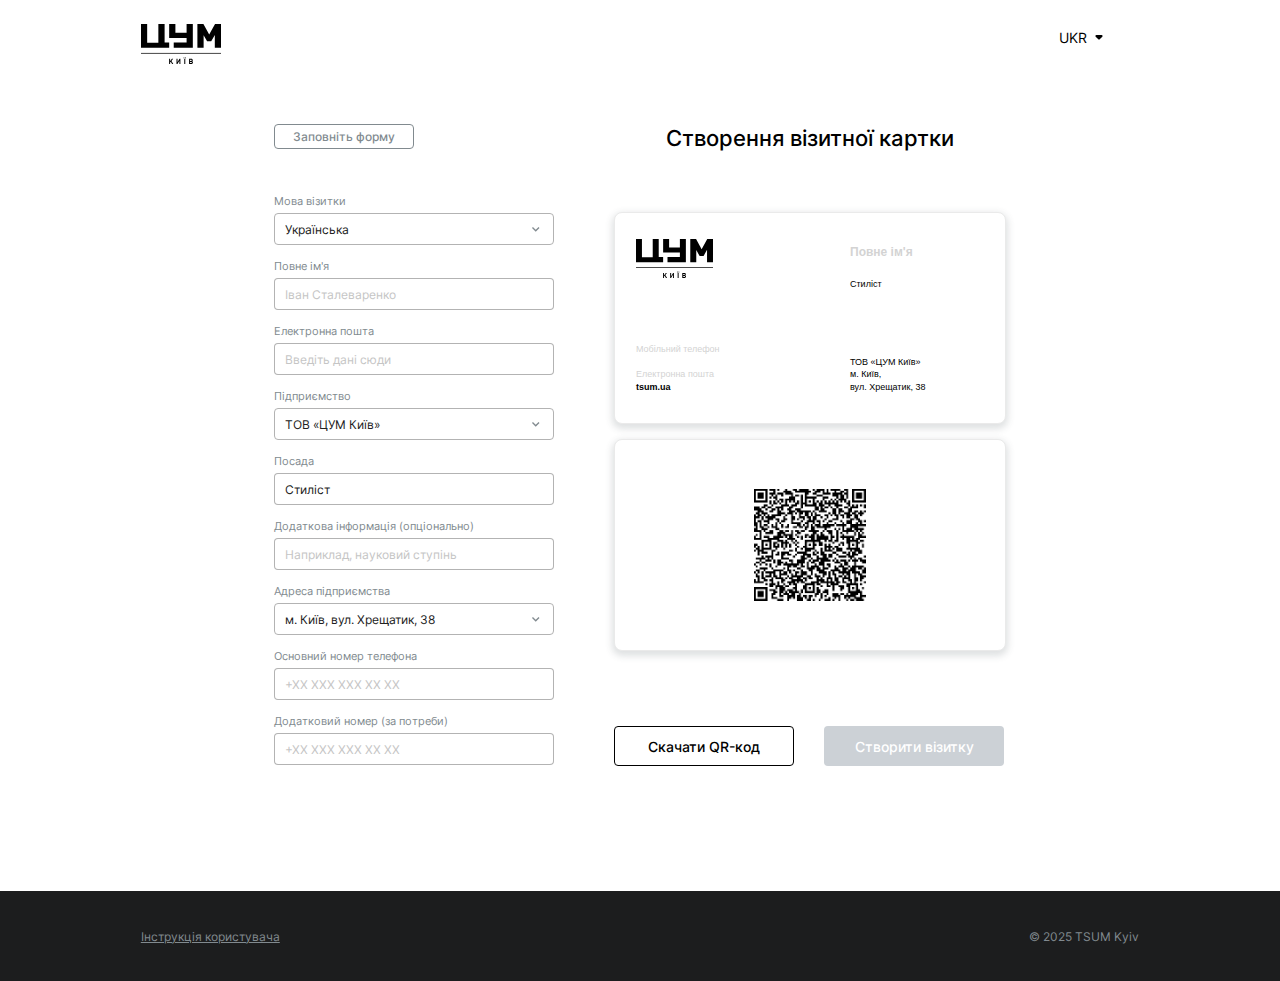
<file: index.html>
<!DOCTYPE html>
<html lang="uk-UA">
    <head>
        <meta charset="UTF-8">
        <meta name="viewport" content="width=device-width, initial-scale=1.0">
        <meta name="description" content="">
        <link rel="icon" type="image/svg+xml" href="img/favicon.svg">
        <link rel="stylesheet" type="text/css" href="css/businessCard.css">
        <link rel="stylesheet" type="text/css" href="css/headerFooter.css">
        <script type="text/javascript" src="js/dataAboutCompany.js"></script>
        <script type="text/javascript" src="js/libs/qrcode.min.js"></script>
        <script type="text/javascript" src="js/libs/pdfmake.min.js" defer></script>
        <script type="text/javascript" src="js/libs/vfs_fonts.js" defer></script>
        <script type="text/javascript" src="js/encoded_base64.js" defer></script>
        <title>Візитна картка</title>
    </head>
    <body>
        <section class="header">
            <a href="https://tsum.ua" class="logoLink" target="_blank">
                <img class="logo" fill="none" src="img/logo.svg" alt="TSUM Kyiv Logo">
            </a>
            <div class="languageSwitcher">
                <p class="pageLanguage">UKR</p>
                <svg class="languageSwitcherArrow" viewBox="0 0 24 24" fill="none">
                    <path class="languageSwitcherArrowPath" d="M8.70999 11.7101L11.3 14.3001C11.3925 14.3928 11.5024 14.4663 11.6234 14.5165C11.7443 14.5667 11.874 14.5925 12.005 14.5925C12.136 14.5925 12.2656 14.5667 12.3866 14.5165C12.5076 14.4663 12.6175 14.3928 12.71 14.3001L15.3 11.7101C15.93 11.0801 15.48 10.0001 14.59 10.0001L9.40999 10.0001C8.51999 10.0001 8.07999 11.0801 8.70999 11.7101Z" fill="black"/>
                </svg>
                <div class="wrapperLanguage">
                    <div class="languageOptions">
                        <svg class="languageChosenSVG" viewBox="0 0 4 21" fill="none">
                            <path d="M0 0C2.20914 0 4 1.79086 4 4V17C4 19.2091 2.20914 21 0 21V0Z" fill="black"/>
                        </svg>
                        <a href="index.html"><li class="languageChoice">UKR</li></a>
                        <a href="indexEng.html"><li class="languageChoice">ENG</li></a>
                    </div>
                </div>
            </div>
        </section>
        <section class="formSection">
            <div class="formFields">
                <div class="backButton">Заповніть форму</div>
                <div class="containerForDropdown">
                    <p class="fieldTextLabel">Мова візитки</p>
                    <input class="fieldInput" id="dropdownInputLanguage" type="text" readonly>
                    <svg class="formDropdownArrow" id="dropdownArrowLanguage" width="16" height="16" viewBox="0 0 16 16" fill="none">
                        <path id="feArrowUp2" fill-rule="evenodd" clip-rule="evenodd" d="M11.472 6.934L7.73601 10.67L4.00001 6.934L4.93401 6L7.73601 8.802L10.538 6L11.472 6.934Z" fill="#818A8F"/>
                    </svg>
                    <div class="dropdownsInForm" id="dropdownsInFormLanguage">
                        <input class="searchInDropdowns" id="searchInDropdownsLanguage" type="text" placeholder="Пошук" style="display: none;">
                        <svg class="searchIcon" width="15" height="15" viewBox="0 0 17 17" fill="none" style="display: none;">
                            <path d="M7.33333 12.6667C10.2789 12.6667 12.6667 10.2789 12.6667 7.33333C12.6667 4.38781 10.2789 2 7.33333 2C4.38781 2 2 4.38781 2 7.33333C2 10.2789 4.38781 12.6667 7.33333 12.6667Z" stroke="#818A8F" stroke-linecap="round" stroke-linejoin="round"/>
                            <path d="M14.0001 14.0001L11.1001 11.1001" stroke="#818A8F" stroke-linecap="round" stroke-linejoin="round"/>
                        </svg>
                        <ul class="dropdownList">
                            <li><button class="buttonsInDropdownsLanguage">Українська</button></li>
                            <li><button class="buttonsInDropdownsLanguage">Англійська</button></li>
                        </ul>
                    </div>
                </div>
                <div class="containerForTextField">
                    <p class="fieldTextLabel">Повне ім'я</p>
                    <input class="fieldInput" id="fullnameInput" type="text" placeholder="Іван Сталеваренко" maxlength="80" name="fullname" autocomplete="on">
                    <p class="charCount" id="charCount1">0/80</p>
                </div>
                <div class="containerForTextField">
                    <p class="fieldTextLabel">Електронна пошта</p>
                    <input class="fieldInput" id="emailInput" type="text" placeholder="Введіть дані сюди" maxlength="100" name="email" autocomplete="on">
                    <p class="charCount">1 рядок</p>
                </div>
                <div class="containerForDropdown">
                    <p class="fieldTextLabel">Підприємство</p>
                    <input class="fieldInput" id="dropdownInputOrganization" type="text" placeholder="Оберіть зі списку" readonly>
                    <svg class="formDropdownArrow" id="dropdownArrowOrganization" width="16" height="16" viewBox="0 0 16 16" fill="none">
                        <path id="feArrowUp2" fill-rule="evenodd" clip-rule="evenodd" d="M11.472 6.934L7.73601 10.67L4.00001 6.934L4.93401 6L7.73601 8.802L10.538 6L11.472 6.934Z" fill="#818A8F"/>
                    </svg>
                    <div class="dropdownsInForm" id="dropdownsInFormOrganization">
                        <input class="searchInDropdowns" id="searchInDropdownsOrganization" type="text" placeholder="Пошук">
                        <svg class="searchIcon" width="15" height="15" viewBox="0 0 17 17" fill="none">
                            <path d="M7.33333 12.6667C10.2789 12.6667 12.6667 10.2789 12.6667 7.33333C12.6667 4.38781 10.2789 2 7.33333 2C4.38781 2 2 4.38781 2 7.33333C2 10.2789 4.38781 12.6667 7.33333 12.6667Z" stroke="#818A8F" stroke-linecap="round" stroke-linejoin="round"/>
                            <path d="M14.0001 14.0001L11.1001 11.1001" stroke="#818A8F" stroke-linecap="round" stroke-linejoin="round"/>
                        </svg>
                        <ul class="dropdownList" id="dropdownListOrganization">
                            <li><button class="buttonsInDropdownsOrganization"></button></li>
                        </ul>
                    </div>
                </div>
                <div class="containerForTextField">
                    <p class="fieldTextLabel">Посада</p>
                    <input class="fieldInput" id="positionInput" type="text" placeholder="Введіть дані сюди" maxlength="130" name="job-title" autocomplete="on">
                    <p class="charCount" id="charCount2">0/130</p>
                </div>
                <div class="containerForTextField">
                    <p class="fieldTextLabel">Додаткова інформація (опціонально)</p>
                    <input class="fieldInput" id="additionalInfoInput" type="text" placeholder="Наприклад, науковий ступінь" maxlength="100" name="degree" autocomplete="on">
                    <p class="charCount" id="charCount3">0/100</p>
                </div>
                <div class="containerForDropdown">
                    <p class="fieldTextLabel">Адреса підприємства</p>
                    <input class="fieldInput" id="dropdownInputOffice" type="text" placeholder="Оберіть зі списку" readonly>
                    <svg class="formDropdownArrow" id="dropdownArrowOffice" width="16" height="16" viewBox="0 0 16 16" fill="none">
                        <path id="feArrowUp2" fill-rule="evenodd" clip-rule="evenodd" d="M11.472 6.934L7.73601 10.67L4.00001 6.934L4.93401 6L7.73601 8.802L10.538 6L11.472 6.934Z" fill="#818A8F"/>
                    </svg>
                    <div class="dropdownsInForm" id="dropdownsInFormOffice">
                        <input class="searchInDropdowns" id="searchInDropdownsOffice" type="text" placeholder="Пошук">
                        <svg class="searchIcon" width="15" height="15" viewBox="0 0 17 17" fill="none">
                            <path d="M7.33333 12.6667C10.2789 12.6667 12.6667 10.2789 12.6667 7.33333C12.6667 4.38781 10.2789 2 7.33333 2C4.38781 2 2 4.38781 2 7.33333C2 10.2789 4.38781 12.6667 7.33333 12.6667Z" stroke="#818A8F" stroke-linecap="round" stroke-linejoin="round"/>
                            <path d="M14.0001 14.0001L11.1001 11.1001" stroke="#818A8F" stroke-linecap="round" stroke-linejoin="round"/>
                        </svg>
                        <ul class="dropdownList" id="dropdownListOffice">
                            <li><button class="buttonsInDropdownsOffice"></button></li>
                        </ul>
                    </div>  
                </div>
                <div class="containerForTextField">
                    <p class="fieldTextLabel">Основний номер телефона</p>
                    <input class="fieldInput" id="mobilePhoneInput" type="text" placeholder="+XX XXX XXX XX XX" maxlength="35" name="phone" autocomplete="on">
                    <p class="charCount" id="charCount4">0/35</p>
                </div>
                <div class="containerForTextField">
                    <p class="fieldTextLabel">Додатковий номер (за потреби)</p>
                    <input class="fieldInput" id="workPhoneInput" type="text" placeholder="+XX XXX XXX XX XX" maxlength="35" name="phone" autocomplete="on">
                    <p class="charCount" id="charCount5">0/35</p>
                </div>
            </div>
            <div class="formDisplay">
                <h1 class="formHeadline">Створення візитної картки</h1>
                <div class="cardFront">
                    <img class="logoCard" src="img/logo.svg" alt="TSUM Kyiv Logo">
                    <p class="inputInCard" id="companyInCard">Підприємство</p>
                    <p class="inputInCard" id="webPageInCard">Сайт</p>
                    <p class="inputInCard" id="emailInCard">Електронна пошта</p>
                    <p class="inputInCard" id="officeInCard">Адреса підприємства</p>
                    <p class="inputInCard" id="workPhoneInCard"></p>
                    <p class="inputInCard" id="mobilePhoneInCard">Мобільний телефон</p>
                    <p class="inputInCard" id="fullnameInCard">ПІБ</p>
                    <p class="inputInCard" id="positionInCard">Посада</p>
                    <p class="inputInCard" id="additionalInfoInCard"></p>
                </div>
                <div class="cardBack">
                    <img class="qrCodeExample" src="img/qrCodeExample.png" alt="Приклад QR-коду">
                </div>
                <div class="formControl">
                    <button class="generateCardButton">Створити візитку</button>
                    <button class="getQrButton">Скачати QR-код</button>
                    <div class="errorMessage">
                        <svg class="iconError" width="17" height="17" viewBox="0 0 24 24" fill="none">
                            <path d="M12 22C17.5228 22 22 17.5228 22 12C22 6.47715 17.5228 2 12 2C6.47715 2 2 6.47715 2 12C2 17.5228 6.47715 22 12 22Z" fill="#FF3B30" stroke="#FF3B30" stroke-width="1.5" stroke-linecap="round" stroke-linejoin="round"/>
                            <path d="M12 8V12" stroke="#FAFCFE" stroke-width="2" stroke-linecap="round" stroke-linejoin="round"/>
                            <path d="M12 16H12.01" stroke="#FAFCFE" stroke-width="2" stroke-linecap="round" stroke-linejoin="round"/>
                        </svg>
                        <p class="errorText">Перевищено допустиму кількість символів</p>
                    </div>
                    <div class="errorMessage2">
                        <svg class="iconError" width="17" height="17" viewBox="0 0 24 24" fill="none">
                            <path d="M12 22C17.5228 22 22 17.5228 22 12C22 6.47715 17.5228 2 12 2C6.47715 2 2 6.47715 2 12C2 17.5228 6.47715 22 12 22Z" fill="#FF3B30" stroke="#FF3B30" stroke-width="1.5" stroke-linecap="round" stroke-linejoin="round"/>
                            <path d="M12 8V12" stroke="#FAFCFE" stroke-width="2" stroke-linecap="round" stroke-linejoin="round"/>
                            <path d="M12 16H12.01" stroke="#FAFCFE" stroke-width="2" stroke-linecap="round" stroke-linejoin="round"/>
                        </svg>
                        <p class="errorText">У полі для вводу електронної пошти не вистачає @</p>
                    </div>
                    <div class="warningMessage">
                        <svg class="iconWarning" width="17" height="17" viewBox="0 0 24 24" fill="none">
                            <path d="M10.29 3.85996L1.82001 18C1.64537 18.3024 1.55297 18.6453 1.55199 18.9945C1.55102 19.3437 1.6415 19.6871 1.81443 19.9905C1.98737 20.2939 2.23673 20.5467 2.53771 20.7238C2.8387 20.9009 3.1808 20.9961 3.53001 21H20.47C20.8192 20.9961 21.1613 20.9009 21.4623 20.7238C21.7633 20.5467 22.0126 20.2939 22.1856 19.9905C22.3585 19.6871 22.449 19.3437 22.448 18.9945C22.447 18.6453 22.3546 18.3024 22.18 18L13.71 3.85996C13.5317 3.56607 13.2807 3.32308 12.9812 3.15444C12.6817 2.98581 12.3437 2.89722 12 2.89722C11.6563 2.89722 11.3183 2.98581 11.0188 3.15444C10.7193 3.32308 10.4683 3.56607 10.29 3.85996Z" fill="#FFCC00" stroke="#FFCC00" stroke-width="1.5" stroke-linecap="round" stroke-linejoin="round"/>
                            <path d="M12 9V13" stroke="white" stroke-width="1.5" stroke-linecap="round" stroke-linejoin="round"/>
                            <path d="M12 17H12.01" stroke="white" stroke-width="1.5" stroke-linecap="round" stroke-linejoin="round"/>
                        </svg>
                        <p class="warningText"></p>
                    </div>
                    <div class="successMessageQR">
                        <svg class="iconSuccessQR" width="17" height="17" viewBox="0 0 24 24" fill="none">
                            <circle cx="12" cy="12" r="10" fill="#4CD964"/>
                            <path d="M16 9L10.5 14.5L8 12" stroke="white" stroke-linecap="round" stroke-linejoin="round"/>
                        </svg>
                        <p class="successTextQR">QR-код завантажено на ваш пристрій</p>
                    </div>
                    <div class="successMessageCard">
                        <svg class="iconSuccessCard" width="17" height="17" viewBox="0 0 24 24" fill="none">
                            <circle cx="12" cy="12" r="10" fill="#4CD964"/>
                            <path d="M16 9L10.5 14.5L8 12" stroke="white" stroke-linecap="round" stroke-linejoin="round"/>
                        </svg>
                        <p class="successTextCard">Візитку завантажено на ваш пристрій</p>
                    </div>
                </div>
            </div>
            <div id="qrDiv"></div>
            <canvas id="qrCanvas"></canvas>
        </section>
        <section class="footer">
            <div class="footerWrapper">
                <p class="errorNotification"><a href="instructions/Instruction.pdf" target="_blank"><u>Інструкція користувача</u></a></p>
                <p class="copyright">© 2025 TSUM Kyiv</p>
            </div>
        </section>
        <script type="text/javascript" src="js/dropdownPageLanguage.js"></script>
        <script type="text/javascript" src="js/businessCard.js"></script>
    </body>
</html>
</file>
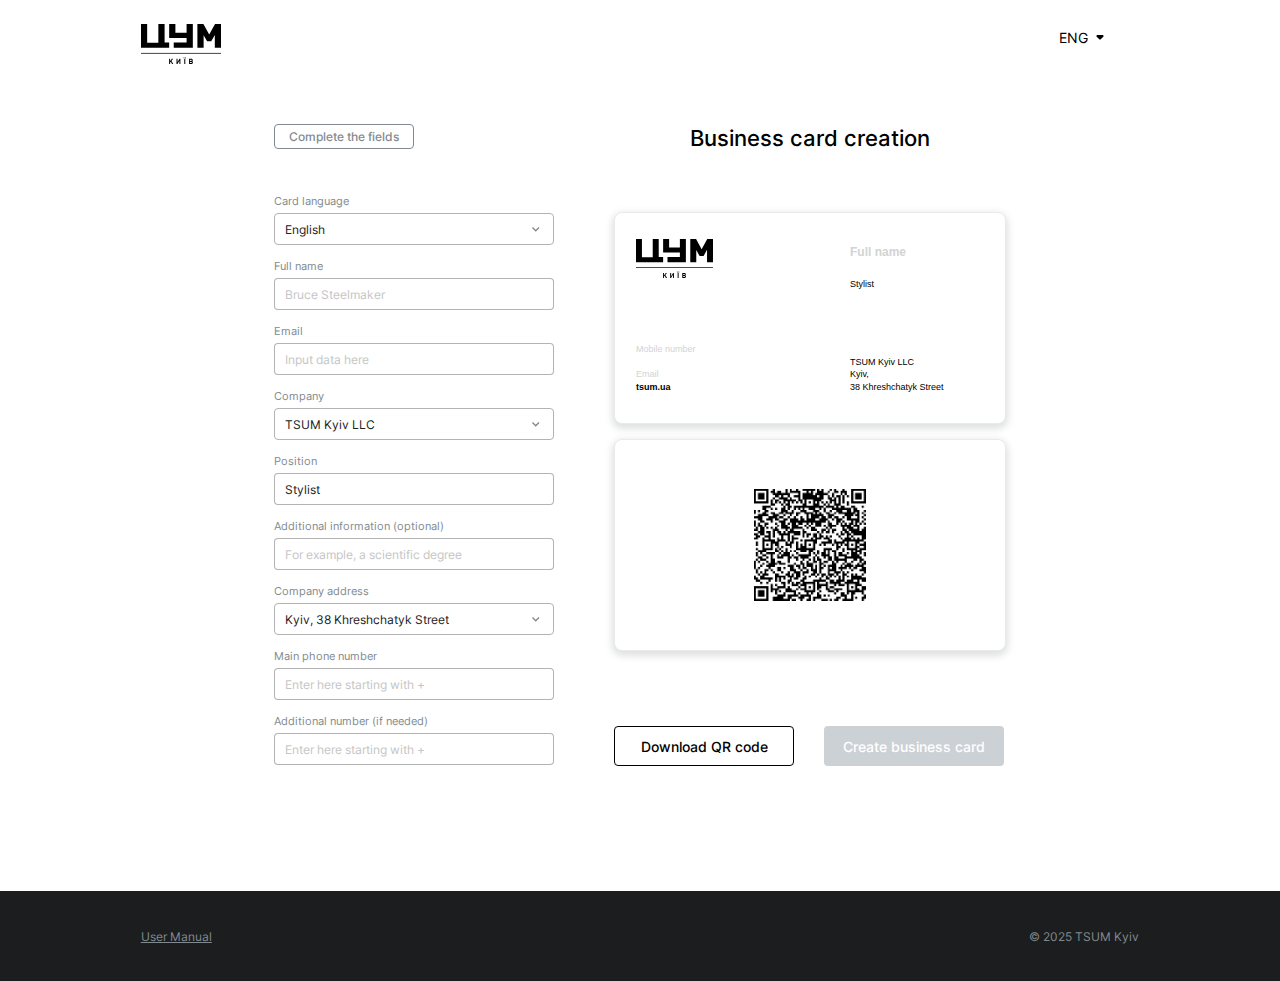
<file: indexEng.html>
<!DOCTYPE html>
<html lang="uk-UA">
    <head>
        <meta charset="UTF-8">
        <meta name="viewport" content="width=device-width, initial-scale=1.0">
        <meta name="description" content="">
        <link rel="icon" type="image/svg+xml" href="img/favicon.svg">
        <link rel="stylesheet" type="text/css" href="css/businessCard.css">
        <link rel="stylesheet" type="text/css" href="css/headerFooter.css">
        <script type="text/javascript" src="js/dataAboutCompany.js"></script>
        <script type="text/javascript" src="js/libs/qrcode.min.js"></script>
        <script type="text/javascript" src="js/libs/pdfmake.min.js" defer></script>
        <script type="text/javascript" src="js/libs/vfs_fonts.js" defer></script>
        <script type="text/javascript" src="js/encoded_base64.js" defer></script>
        <title>Business card</title>
    </head>
    <body>
        <section class="header">
            <a href="https://tsum.ua" class="logoLink">
                <img class="logo" fill="none" src="img/logo.svg" alt="TSUM Kyiv Logo">
            </a>
            <div class="languageSwitcher">
                <p class="pageLanguage">ENG</p>
                <svg class="languageSwitcherArrow" viewBox="0 0 24 24" fill="none">
                    <path class="languageSwitcherArrowPath" d="M8.70999 11.7101L11.3 14.3001C11.3925 14.3928 11.5024 14.4663 11.6234 14.5165C11.7443 14.5667 11.874 14.5925 12.005 14.5925C12.136 14.5925 12.2656 14.5667 12.3866 14.5165C12.5076 14.4663 12.6175 14.3928 12.71 14.3001L15.3 11.7101C15.93 11.0801 15.48 10.0001 14.59 10.0001L9.40999 10.0001C8.51999 10.0001 8.07999 11.0801 8.70999 11.7101Z" fill="black"/>
                </svg>
                <div class="wrapperLanguage">
                    <div class="languageOptions">
                        <svg class="languageChosenSVG" viewBox="0 0 4 21" fill="none">
                            <path d="M0 0C2.20914 0 4 1.79086 4 4V17C4 19.2091 2.20914 21 0 21V0Z" fill="black"/>
                        </svg>
                        <a href="indexEng.html"><li class="languageChoice">ENG</li></a>
                        <a href="index.html"><li class="languageChoice">UKR</li></a>
                    </div>
                </div>
            </div>
        </section>
        <section class="formSection">
            <div class="formFields">
                <div class="backButton">Complete the fields</div>
                <div class="containerForDropdown">
                    <p class="fieldTextLabel">Card language</p>
                    <input class="fieldInput" id="dropdownInputLanguage" type="text" readonly>
                    <svg class="formDropdownArrow" id="dropdownArrowLanguage" width="16" height="16" viewBox="0 0 16 16" fill="none">
                        <path id="feArrowUp2" fill-rule="evenodd" clip-rule="evenodd" d="M11.472 6.934L7.73601 10.67L4.00001 6.934L4.93401 6L7.73601 8.802L10.538 6L11.472 6.934Z" fill="#818A8F"/>
                    </svg>
                    <div class="dropdownsInForm" id="dropdownsInFormLanguage">
                        <input class="searchInDropdowns" id="searchInDropdownsLanguage" type="text" placeholder="Search" style="display: none;">
                        <svg class="searchIcon" width="15" height="15" viewBox="0 0 17 17" fill="none" style="display: none;">
                            <path d="M7.33333 12.6667C10.2789 12.6667 12.6667 10.2789 12.6667 7.33333C12.6667 4.38781 10.2789 2 7.33333 2C4.38781 2 2 4.38781 2 7.33333C2 10.2789 4.38781 12.6667 7.33333 12.6667Z" stroke="#818A8F" stroke-linecap="round" stroke-linejoin="round"/>
                            <path d="M14.0001 14.0001L11.1001 11.1001" stroke="#818A8F" stroke-linecap="round" stroke-linejoin="round"/>
                        </svg>
                        <ul class="dropdownList">
                            <li><button class="buttonsInDropdownsLanguage">Ukrainian</button></li>
                            <li><button class="buttonsInDropdownsLanguage">English</button></li>
                        </ul>
                    </div>
                </div>
                <div class="containerForTextField">
                    <p class="fieldTextLabel">Full name</p>
                    <input class="fieldInput" id="fullnameInput" type="text" placeholder="Bruce Steelmaker" maxlength="80" name="fullname" autocomplete="on">
                    <p class="charCount" id="charCount1">0/80</p>
                </div>
                <div class="containerForTextField">
                    <p class="fieldTextLabel">Email</p>
                    <input class="fieldInput" id="emailInput" type="text" placeholder="Input data here" name="email" maxlength="100" autocomplete="on">
                    <p class="charCount">1 line</p>
                </div>
                <div class="containerForDropdown">
                    <p class="fieldTextLabel">Company</p>
                    <input class="fieldInput" id="dropdownInputOrganization" type="text" placeholder="Choose from the list" readonly>
                    <svg class="formDropdownArrow" id="dropdownArrowOrganization" width="16" height="16" viewBox="0 0 16 16" fill="none">
                        <path id="feArrowUp2" fill-rule="evenodd" clip-rule="evenodd" d="M11.472 6.934L7.73601 10.67L4.00001 6.934L4.93401 6L7.73601 8.802L10.538 6L11.472 6.934Z" fill="#818A8F"/>
                    </svg>
                    <div class="dropdownsInForm" id="dropdownsInFormOrganization">
                        <input class="searchInDropdowns" id="searchInDropdownsOrganization" type="text" placeholder="Search">
                        <svg class="searchIcon" width="15" height="15" viewBox="0 0 17 17" fill="none">
                            <path d="M7.33333 12.6667C10.2789 12.6667 12.6667 10.2789 12.6667 7.33333C12.6667 4.38781 10.2789 2 7.33333 2C4.38781 2 2 4.38781 2 7.33333C2 10.2789 4.38781 12.6667 7.33333 12.6667Z" stroke="#818A8F" stroke-linecap="round" stroke-linejoin="round"/>
                            <path d="M14.0001 14.0001L11.1001 11.1001" stroke="#818A8F" stroke-linecap="round" stroke-linejoin="round"/>
                        </svg>
                        <ul class="dropdownList" id="dropdownListOrganization">
                            <li><button class="buttonsInDropdownsOrganization"></button></li>
                        </ul>
                    </div>
                </div>
                <div class="containerForTextField">
                    <p class="fieldTextLabel">Position</p>
                    <input class="fieldInput" id="positionInput" type="text" placeholder="Input data here" maxlength="130" name="job-title" autocomplete="on">
                    <p class="charCount" id="charCount2">0/130</p>
                </div>
                <div class="containerForTextField">
                    <p class="fieldTextLabel">Additional information (optional)</p>
                    <input class="fieldInput" id="additionalInfoInput" type="text" placeholder="For example, a scientific degree" maxlength="100" name="degree" autocomplete="on">
                    <p class="charCount" id="charCount3">0/100</p>
                </div>
                <div class="containerForDropdown">
                    <p class="fieldTextLabel">Company address</p>
                    <input class="fieldInput" id="dropdownInputOffice" type="text" placeholder="Choose from the list" readonly>
                    <svg class="formDropdownArrow" id="dropdownArrowOffice" width="16" height="16" viewBox="0 0 16 16" fill="none">
                        <path id="feArrowUp2" fill-rule="evenodd" clip-rule="evenodd" d="M11.472 6.934L7.73601 10.67L4.00001 6.934L4.93401 6L7.73601 8.802L10.538 6L11.472 6.934Z" fill="#818A8F"/>
                    </svg>
                    <div class="dropdownsInForm" id="dropdownsInFormOffice">
                        <input class="searchInDropdowns" id="searchInDropdownsOffice" type="text" placeholder="Search">
                        <svg class="searchIcon" width="15" height="15" viewBox="0 0 17 17" fill="none">
                            <path d="M7.33333 12.6667C10.2789 12.6667 12.6667 10.2789 12.6667 7.33333C12.6667 4.38781 10.2789 2 7.33333 2C4.38781 2 2 4.38781 2 7.33333C2 10.2789 4.38781 12.6667 7.33333 12.6667Z" stroke="#818A8F" stroke-linecap="round" stroke-linejoin="round"/>
                            <path d="M14.0001 14.0001L11.1001 11.1001" stroke="#818A8F" stroke-linecap="round" stroke-linejoin="round"/>
                        </svg>
                        <ul class="dropdownList" id="dropdownListOffice">
                            <li><button class="buttonsInDropdownsOffice"></button></li>
                        </ul>
                    </div>  
                </div>
                <div class="containerForTextField">
                    <p class="fieldTextLabel">Main phone number</p>
                    <input class="fieldInput" id="mobilePhoneInput" type="text" placeholder="Enter here starting with +" maxlength="35" name="phone" autocomplete="on">
                    <p class="charCount" id="charCount4">0/35</p>
                </div>
                <div class="containerForTextField">
                    <p class="fieldTextLabel">Additional number (if needed)</p>
                    <input class="fieldInput" id="workPhoneInput" type="text" placeholder="Enter here starting with +" maxlength="35" name="phone" autocomplete="on">
                    <p class="charCount" id="charCount5">0/35</p>
                </div>
            </div>
            <div class="formDisplay">
                <h1 class="formHeadline">Business card creation</h1>
                <div class="cardFront">
                    <img class="logoCard" src="img/logo.svg" alt="TSUM Kyiv Logo">
                    <p class="inputInCard" id="companyInCard">Company</p>
                    <p class="inputInCard" id="webPageInCard">Webpage</p>
                    <p class="inputInCard" id="emailInCard">Email</p>
                    <p class="inputInCard" id="officeInCard">Company address</p>
                    <p class="inputInCard" id="workPhoneInCard"></p>
                    <p class="inputInCard" id="mobilePhoneInCard">Mobile number</p>
                    <p class="inputInCard" id="fullnameInCard">Full name</p>
                    <p class="inputInCard" id="positionInCard">Position</p>
                    <p class="inputInCard" id="additionalInfoInCard"></p>
                </div>
                <div class="cardBack">
                    <img class="qrCodeExample" src="img/qrCodeExampleENG.png" alt="Example of a QR code">
                </div>
                <div class="formControl">
                    <button class="generateCardButton">Create business card</button>
                    <button class="getQrButton">Download QR code</button>
                    <div class="errorMessage">
                        <svg class="iconError" width="17" height="17" viewBox="0 0 24 24" fill="none">
                            <path d="M12 22C17.5228 22 22 17.5228 22 12C22 6.47715 17.5228 2 12 2C6.47715 2 2 6.47715 2 12C2 17.5228 6.47715 22 12 22Z" fill="#FF3B30" stroke="#FF3B30" stroke-width="1.5" stroke-linecap="round" stroke-linejoin="round"/>
                            <path d="M12 8V12" stroke="#FAFCFE" stroke-width="2" stroke-linecap="round" stroke-linejoin="round"/>
                            <path d="M12 16H12.01" stroke="#FAFCFE" stroke-width="2" stroke-linecap="round" stroke-linejoin="round"/>
                        </svg>
                        <p class="errorText">The limit of characters has been exceeded</p>
                    </div>
                    <div class="errorMessage2">
                        <svg class="iconError" width="17" height="17" viewBox="0 0 24 24" fill="none">
                            <path d="M12 22C17.5228 22 22 17.5228 22 12C22 6.47715 17.5228 2 12 2C6.47715 2 2 6.47715 2 12C2 17.5228 6.47715 22 12 22Z" fill="#FF3B30" stroke="#FF3B30" stroke-width="1.5" stroke-linecap="round" stroke-linejoin="round"/>
                            <path d="M12 8V12" stroke="#FAFCFE" stroke-width="2" stroke-linecap="round" stroke-linejoin="round"/>
                            <path d="M12 16H12.01" stroke="#FAFCFE" stroke-width="2" stroke-linecap="round" stroke-linejoin="round"/>
                        </svg>
                        <p class="errorText">There is no @ in the email input field</p>
                    </div>
                    <div class="warningMessage">
                        <svg class="iconWarning" width="17" height="17" viewBox="0 0 24 24" fill="none">
                            <path d="M10.29 3.85996L1.82001 18C1.64537 18.3024 1.55297 18.6453 1.55199 18.9945C1.55102 19.3437 1.6415 19.6871 1.81443 19.9905C1.98737 20.2939 2.23673 20.5467 2.53771 20.7238C2.8387 20.9009 3.1808 20.9961 3.53001 21H20.47C20.8192 20.9961 21.1613 20.9009 21.4623 20.7238C21.7633 20.5467 22.0126 20.2939 22.1856 19.9905C22.3585 19.6871 22.449 19.3437 22.448 18.9945C22.447 18.6453 22.3546 18.3024 22.18 18L13.71 3.85996C13.5317 3.56607 13.2807 3.32308 12.9812 3.15444C12.6817 2.98581 12.3437 2.89722 12 2.89722C11.6563 2.89722 11.3183 2.98581 11.0188 3.15444C10.7193 3.32308 10.4683 3.56607 10.29 3.85996Z" fill="#FFCC00" stroke="#FFCC00" stroke-width="1.5" stroke-linecap="round" stroke-linejoin="round"/>
                            <path d="M12 9V13" stroke="white" stroke-width="1.5" stroke-linecap="round" stroke-linejoin="round"/>
                            <path d="M12 17H12.01" stroke="white" stroke-width="1.5" stroke-linecap="round" stroke-linejoin="round"/>
                        </svg>
                        <p class="warningText"></p>
                    </div>
                    <div class="successMessageQR">
                        <svg class="iconSuccessQR" width="17" height="17" viewBox="0 0 24 24" fill="none">
                            <circle cx="12" cy="12" r="10" fill="#4CD964"/>
                            <path d="M16 9L10.5 14.5L8 12" stroke="white" stroke-linecap="round" stroke-linejoin="round"/>
                        </svg>
                        <p class="successTextQR">The QR code has been downloaded to your device</p>
                    </div>
                    <div class="successMessageCard">
                        <svg class="iconSuccessCard" width="17" height="17" viewBox="0 0 24 24" fill="none">
                            <circle cx="12" cy="12" r="10" fill="#4CD964"/>
                            <path d="M16 9L10.5 14.5L8 12" stroke="white" stroke-linecap="round" stroke-linejoin="round"/>
                        </svg>
                        <p class="successTextCard">The card has been downloaded to your device</p>
                    </div>
                </div>
            </div>
            <div id="qrDiv"></div>
            <canvas id="qrCanvas"></canvas>
        </section>
        <section class="footer">
            <div class="footerWrapper">
                <p class="errorNotification"><a href="instructions/Instruction.pdf" target="_blank"><u>User Manual</u></a></p>
                <p class="copyright">© 2025 TSUM Kyiv</p>
            </div>
        </section>
        <script type="text/javascript" src="js/dropdownPageLanguage.js"></script>
        <script type="text/javascript" src="js/businessCard.js"></script>
    </body>
</html>
</file>
<file: css/businessCard.css>
@font-face{
    font-family: "Inter Normal";
    src: url("../fonts/Inter-VariableFont.ttf") format("woff2");
}
*{
    font-family: "Inter Normal", sans-serif;
    -webkit-text-size-adjust: 100%;
}
body{
    display: flex;
    flex-direction: column;
    align-items: center;
    margin: 0;
    padding: 0;
    position: relative;
    overflow-x: hidden;
    overflow-y: auto;
    background-color: #FFF;
    width: 100%;
    height: 100%;
}
.formSection{
    position: relative;
    display: flex;
    flex-direction: row;
    flex-wrap: wrap;
    justify-content: center;
    align-items: start;
    width: 100%;
    height: auto;
    max-width: 1440px;
    min-width: 300px;
    background-color: #FFF;
}
.formFields, .formDisplay{
    display: block;
    position: relative;
    margin: 50px 30px;
    background-color: #FFF;
    z-index: 1;
}
.backButton{
    position: relative;
    display: flex;
    align-items: center;
    justify-content: center;
    justify-self: start;
    gap: 5px;
    width: 140px;
    height: 25px;
    background-color: #FFF;
    border-radius: 4px;
    border: 1px #818A8F solid;
    color: #818A8F;
    font-size: 12px;
    font-weight: 500;
    margin-bottom: 46px;
    transition: .5s ease;
    box-sizing: border-box;
}
.fieldTextLabel{
    position: relative;
    color: #818A8F;
    font-size: 11px;
    font-weight: 400;
    line-height: 13px;
    margin: 0 0 5px 0;
}
.fieldInput{
    position: relative;
    box-sizing: border-box;
    width: 280px;
    height: 32px;
    margin: 0 0 15px 0;
    padding: 0 10px;
    border-radius: 4px;
    border: 1px rgba(154, 154, 154, 0.752) solid;
    color: #212121;
    font-size: 12px;
    font-weight: 400;
    z-index: 2;
}
#workPhoneInput{
    margin: 0;
}
.fieldInput:focus{
    outline: 1px solid black;
    border: 1px solid black;
}
.fieldInput::placeholder{
    color: #c5c5c5;
    opacity: 1;
}
.containerForDropdown{
    position: relative;
    width: fit-content;
    height: fit-content;
}
.containerForTextField{
    display: block;
    position: relative;
    width: fit-content;
    height: fit-content;
}
.charCount{
    position: absolute;
    display: block;
    color: #818A8F;
    font-size: 11px;
    font-weight: 400;
    line-height: 13px;
    z-index: 5;
    right: 0;
    top: 0;
    margin: 0 0 0 0;
    opacity: 0;
    transition: .5s ease;
}
.fieldInput:focus ~ .charCount{
    opacity: 1;
}
#dropdownInputLanguage, #dropdownInputOrganization, #dropdownInputOffice{
    background: transparent;
    cursor: pointer;
    padding-right: 30px;
}
#dropdownInputLanguage:focus, #dropdownInputOrganization:focus, #dropdownInputOffice:focus{
    outline: none;
    border: 1px rgba(154, 154, 154, 0.752) solid;
}
.formDropdownArrow{
    display: block;
    position: absolute;
    right: 10px;
    bottom: 23px;
}
.dropdownsInForm{
    position: absolute;
    display: flex;
    flex-direction: column;
    justify-content: flex-start;
    box-sizing: border-box;
    box-shadow: 0px 1px 4px 0px rgba(55, 66, 74, 0.16);
    top: 85%;
    padding: 10px 10px;
    width: 100%;
    height: fit-content;
    max-height: 130px;
    background-color: #FFF;
    border-radius: 6px;
    border: 1px solid #EAEAEA;
    z-index: 3;
    overflow-y: auto;
    overflow-x: hidden;
    transform: scaleY(0);
}
.dropdownsInForm::-webkit-scrollbar{
    width: 5px;
}
.dropdownsInForm::-webkit-scrollbar-track {
    border-radius: 8px;
    background: #ededed;
}
.dropdownsInForm::-webkit-scrollbar-thumb {
    background-color: rgb(175, 175, 175);
    border-radius: 20px;
    border: none;
}
.searchInDropdowns{
    position: relative;
    box-sizing: border-box;
    width: 100%;
    height: 25px;
    min-height: 25px;
    padding-left: 10px;
    padding-right: 25px;
    background: transparent;
    color: #909090;
    font-size: 10px;
    font-style: normal;
    font-weight: 300;
    border-radius: 6px;
    border: 1px solid #EAEAEA;
    z-index: 4;
}
.searchIcon{
    position: absolute;
    top: 15px;
    right: 17px;
}
.searchInDropdowns:focus{
    border: 1px solid #a5a5a5;
    outline: 1px solid #a5a5a5;
}
.searchInDropdowns:focus ~ .searchIcon{
    display: none;
}
.dropdownList{
    margin: 15px 0 0 0;
    padding: 0;
}
#dropdownsInFormLanguage .dropdownList{
    margin: 0;
}
.dropdownList li{
    list-style-type: none;
    margin: 0;
}
.buttonsInDropdownsOrganization, .buttonsInDropdownsLanguage, .buttonsInDropdownsOffice{
    display: block;
    position: relative;
    background: none;
    border: none;
    padding: 12px;
    color: black;
    font-size: 12px;
    font-style: normal;
    font-weight: 400;
    width: 100%;
    text-align: left;
    border-radius: 6px;
    cursor: pointer;
}
.buttonsInDropdownsOrganization:hover, .buttonsInDropdownsLanguage:hover, .buttonsInDropdownsOffice:hover{
    background: rgba(55, 66, 74, 0.16);
}
.formHeadline{
    text-align: center;
    margin: 0;
    padding: 0;
    margin-bottom: 46px;
    color: black;
    font-size: 22px;
    line-height: 28px;
    font-weight: 500;
}
.cardFront, .cardBack{
    display: block;
    position: relative;
    width: 390px;
    height: 210px;
    margin: 60px 0 15px 0;
    border-radius: 8px;
    border: 1px solid #EAEAEA;
    background: white;
    box-shadow: 0px 3px 7px 2px rgba(55, 66, 74, 0.16);
    overflow-y: hidden;
}
.cardBack{
    display: flex;
    justify-content: center;
    align-items: center;
    margin: 15px 0 15px 0;
}
.logoCard{
    display: block;
    position: absolute;
    width: 77px;
    margin-left: 21px;
    margin-top: 26px;
}
.inputInCard{
    display: block;
    position: absolute;
    font-family: "Trebuchet MS", Arial, sans-serif;
}
#companyInCard{
    margin: 142.5px 0 0 235px;
    padding: 0 25px 0 0;
    font-size: 9px;
    line-height: 13px;
    white-space: normal;
    word-break: break-word;
    color: #D3D3D3;
}
#webPageInCard{
    margin: 168px 0 0 21px;
    padding: 0 170px 0 0;
    font-size: 9px;
    font-weight: 700;
    line-height: 13px;
    white-space: normal;
    word-break: break-word;
    color: #D3D3D3;
}
#emailInCard{
    margin: 155px 0 0 21px;
    padding: 0 170px 0 0;
    font-size: 9px;
    line-height: 13px;
    white-space: normal;
    word-break: break-word;
    color: #D3D3D3;
}
#fullnameInCard{
    margin: 33px 0 0 235px;
    padding: 0 25px 0 0;
    font-size: 12px;
    font-weight: 700;
    line-height: 13px;
    white-space: normal;
    word-break: break-word;
    color: #D3D3D3;
}
#positionInCard{
    position: relative;
    margin: 65px 0 0 235px;
    padding: 0 25px 0 0;
    font-size: 9px;
    line-height: 13px;
    white-space: normal;
    word-break: break-word;
    color: #D3D3D3;
}
#additionalInfoInCard{
    position: relative;
    margin: 0 0 0 235px;
    padding: 0 25px 0 0;
    font-size: 9px;
    line-height: 13px;
    white-space: normal;
    word-break: break-word;
    color: black;
}
#officeInCard{
    margin: 155px 0 0 235px;
    padding: 0 25px 0 0;
    font-size: 9px;
    line-height: 13px;
    white-space: normal;
    word-break: break-word;
    color: #D3D3D3;
}
#workPhoneInCard{
    margin: 142.5px 0 0 21px;
    padding: 0 170px 0 0;
    font-size: 9px;
    line-height: 13px;
    white-space: normal;
    word-break: break-word;
    color: #D3D3D3;
}
#mobilePhoneInCard{
    margin: 129.5px 0 0 21px;
    padding: 0 170px 0 0;
    font-size: 9px;
    line-height: 13px;
    white-space: normal;
    word-break: break-word;
    color: #D3D3D3;
}
.qrCodeExample{
    position: relative;
    display: block;
    width: 112px;
    height: 112px;
}
.formControl{
    position: relative;
    display: block;
    width: 390px;
    height: 100px;
}
.errorMessage, .errorMessage2, .warningMessage, .successMessageQR, .successMessageCard{
    display: flex;
    flex-direction: row;
    justify-content: flex-start;
    align-items: center;
    position: absolute;
    top: 0;
    width: 390px;
    height: 22px;
    gap: 16px;
    padding: 0 10px 0 10px;
    background: transparent;
    box-sizing: border-box;
    border-radius: 6px;
    opacity: 0;
    transform: translateY(-10px);
    transition: .5s ease;
}
.errorText, .errorText2, .warningText, .successTextQR, .successTextCard{
    font-size: 9px;
}
.generateCardButton{
    display: block;
    position: absolute;
    width: 180px;
    height: 40px;
    bottom: 0;
    right: 0;
    border-radius: 4px;
    border: none;
    background-color: black;
    color: #FFF;
    font-size: 14px;
    font-weight: 500;
    cursor: pointer;
    transition: .3s ease;
}
.generateCardButton:disabled{
    background-color: #CCD1D6;
}
.generateCardButton:enabled:hover{
    background-color: #515151;
}
.generateCardButton:enabled:active{
    background-color: #515151;
}
.getQrButton{
    display: block;
    position: absolute;
    width: 180px;
    height: 40px;
    bottom: 0;
    left: 0;
    border-radius: 4px;
    border: 1px black solid;
    background-color: #FFF;
    color: black;
    font-size: 14px;
    font-weight: 500;
    cursor: pointer;
    transition: .3s ease;
}
.getQrButton:disabled{
    border: 1px #CCD1D6 solid;
    color: #CCD1D6;
}
.getQrButton:enabled:hover{
    background-color: #f3f3f3;
}
.getQrButton:enabled:active{
    background-color: #f3f3f3;
}
#qrDiv{
    position: absolute;
    display: block;
    z-index: -1;
    top: 10%;
}
#qrCanvas{
    position: absolute;
    display: block;
    z-index: -1;
    top: 20%;
}
@media (min-width: 791.5px) and (min-height: 916px) {
    .formSection{margin: 7vh 0;}
}
@media (min-width: 791.5px) and (max-width: 1024px) and (min-height: 916px) {
    .formSection{margin: 10vh 0;}
}
@media (max-width: 791.5px) {
    .formDisplay {margin: 30px 30px 50px 30px;}
    .cardFront {margin: 0 0 15px 0;}
    .backButton{justify-self: center;}
}
@media (max-width: 415px) {
    .formDisplay {transform: scale(.8); margin: 0;}
    .formFields {margin: 50px 0 0 0;}
}
@media (max-width: 350px) {
    .formDisplay {margin: 0 0 -100px 0;}
    .formFields {margin: -50px 0 0 0;}
    .formSection {transform: scale(.9);}
}
</file>
<file: css/headerFooter.css>
@font-face{
    font-family: "Inter Normal";
    src: url("../fonts/Inter-VariableFont.ttf") format("woff2");
}
*{
    font-family: "Inter Normal", sans-serif;
    -webkit-text-size-adjust: 100%;
}
.header{
    display: flex;
    flex-direction: row;
    align-items: center;
    justify-content: space-between;
    position: relative;
    width: 100%;
    height: 74px;
    max-width: 1440px;
    box-sizing: border-box;
    background: #FFF;
}
.logoLink{
    height: 26px;
    width: auto;
    margin: 0 min(11%, 160px);
}
.logo{
    height: 40px;
    width: auto;
}
.languageSwitcher{
    display: flex;
    flex-direction: row;
    position: relative;
    width: 68px;
    padding: 12px;
    align-items: center;
    margin-right: min(11%, 160px);
    z-index: 4;
}
.pageLanguage{
    color: #000;
    font-size: 14px;
    font-style: normal;
    font-weight: 400;
    cursor: pointer;
}
.languageSwitcherArrow{
    height: 24px;
    width: auto;
    cursor: pointer;
}
.wrapperLanguage{
    display: flex;
    position: absolute;
    width: auto;
    height: 10px;
    bottom: 0;
    left: -19px;
}
.languageOptions{
    display: block;
    position: relative;
    box-sizing: border-box;
    text-align: center;
    bottom: 0;
    background-color: #f6f8fb;
    width: 90px;
    height: 0;
    min-width: 90px;
    padding: 0;
    border: none;
    border-radius: 8px;
    box-shadow: none;
    opacity: 0;
    transition: .1s ease;
}
.languageOptions a:nth-child(2) > li{
    font-weight: 600;
    font-style: normal;
}
.languageChoice{
    display: block;
    position: relative;
    font-size: 0px;
    font-weight: 400;
    margin: 0px;
    cursor: pointer;
    opacity: 0;
    transition: .1s ease;
}
.languageChoice:hover{
    text-decoration: underline;
}
a{
    text-decoration: none;
    color: inherit;
}
.languageChosenSVG{
    display: block;
    position: absolute;
    width: 4px;    
    height: 0;
    min-height: 0;
    left: 0;
    margin: -3px 0 0 0;
    opacity: 0;
    transition: .1s ease;
}
.footer{
    display: flex;
    justify-content: center;
    position: relative;
    width: 100%;
    height: 90px;
    background-color: #1C1D1E;
    margin-top: 75px;
}
.footerWrapper{
    display: flex;
    flex-direction: row;
    align-items: center;
    justify-content: space-between;
    width: 100%;
    height: 100%;
    max-width: 1440px;
}
.footer p{
    color: #818A8F;
    font-size: 12px;
    font-weight: 400;
    margin: 0 11%;
    transition: .5s ease;
}
.footer p:first-child:hover{
    color: #a4b0b7;
}
.errorNotification{
    cursor: pointer;
}
@media (max-width: 550px) {
    .footer{min-height: 140px;}
    .footer p{margin: 10px 0;} 
    .footerWrapper{flex-direction: column; justify-content: center; align-items: center;}

}
@media (max-width: 350px) {
    .header{padding: 0 1%; min-width: 300px;}
    .logo{transform: scale(.7);}
    .languageSwitcher{transform: scale(.7);}
    .wrapperLanguage{transform: scale(.7); left: -23px;}
    .pageLanguage{font-size: 10px;}
    .languageSwitcherArrow{height: 20px; margin-bottom: 2px;}
    .footer{min-width: 300px;}
    .footer p{transform: scale(.7);}
}
</file>
